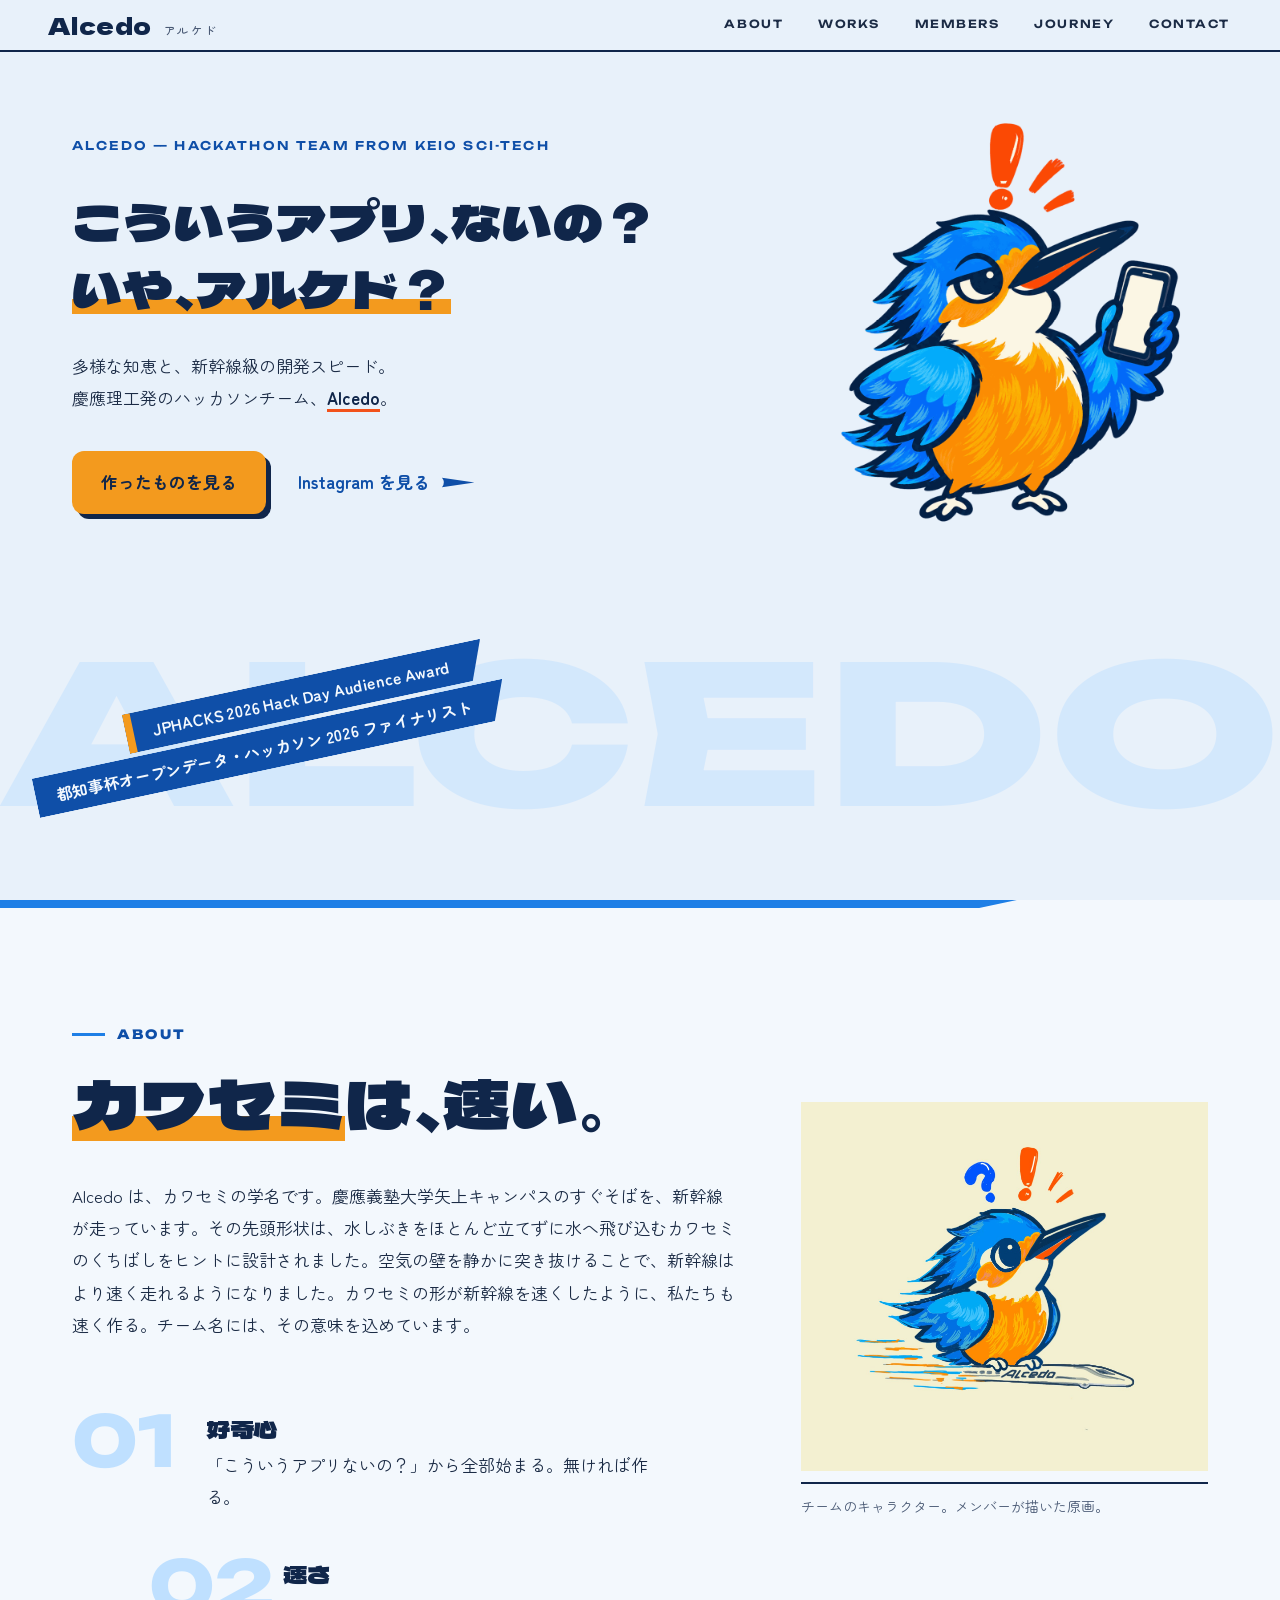
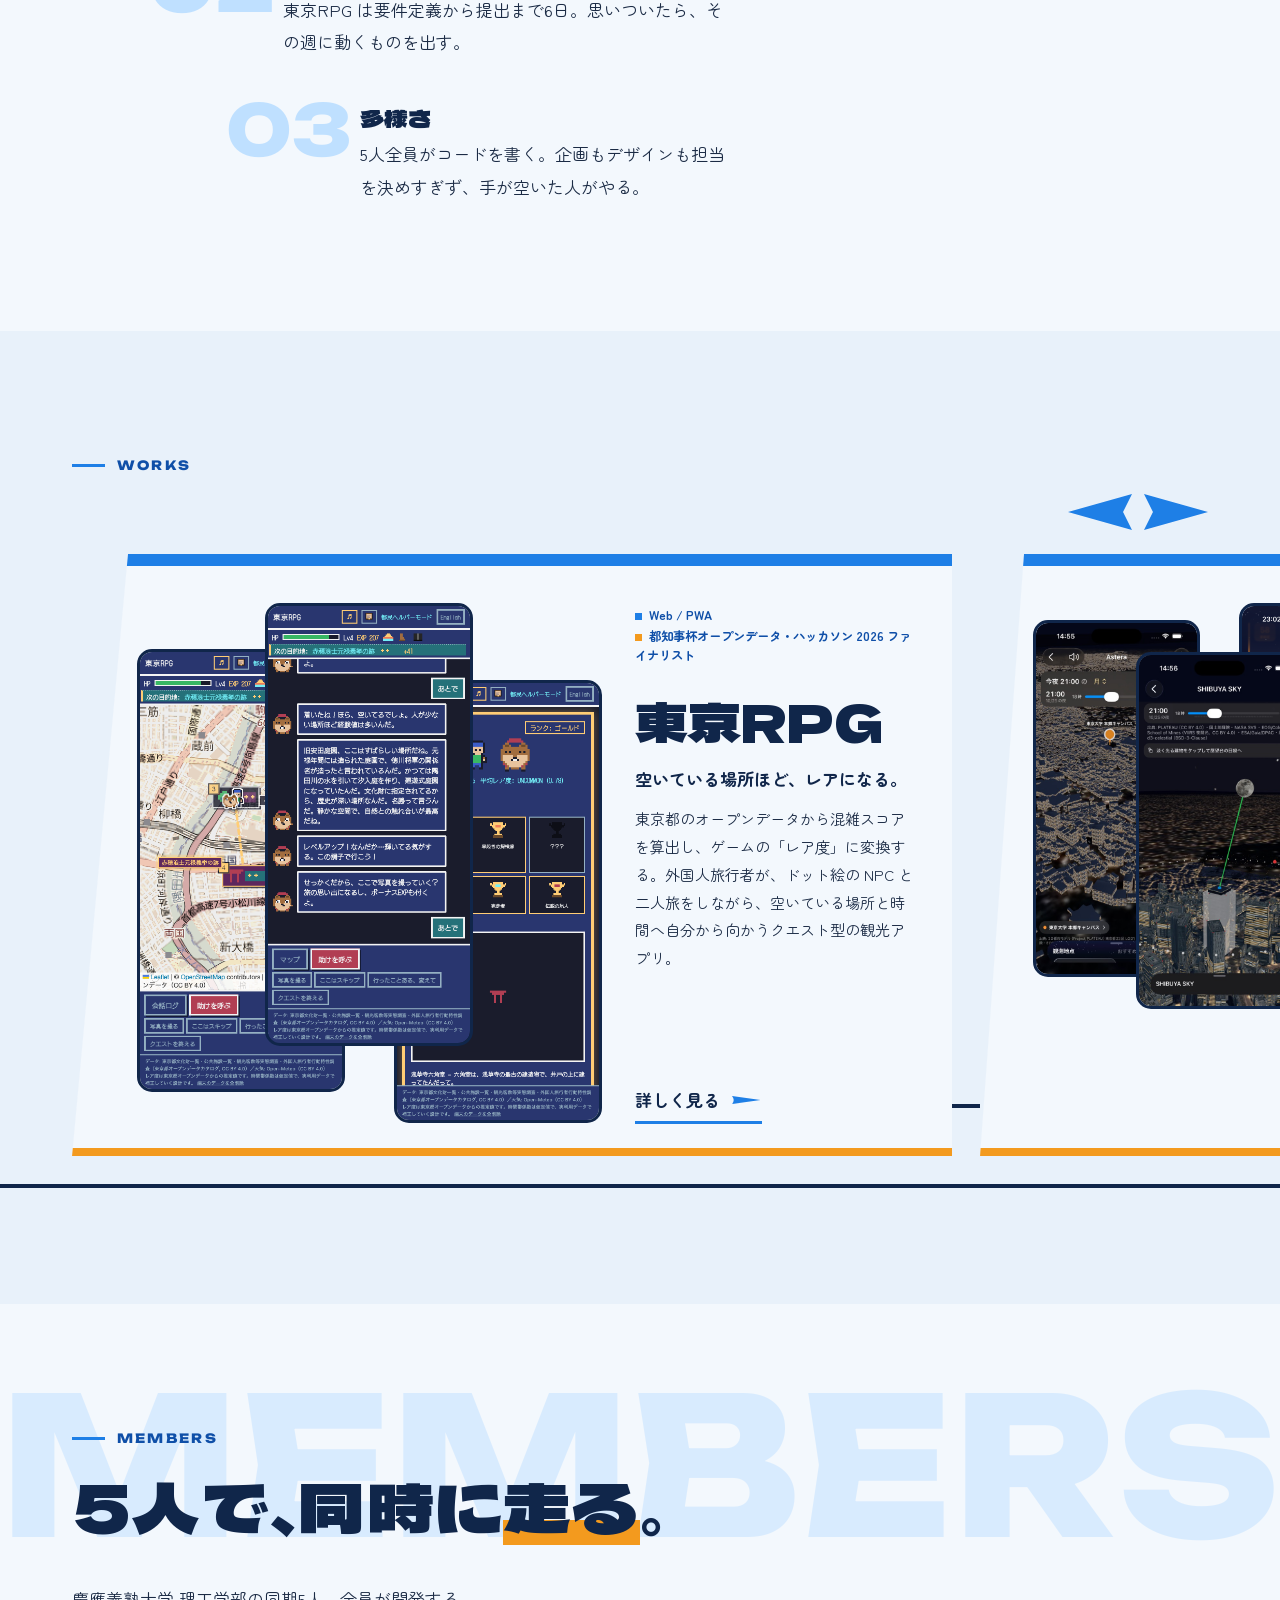
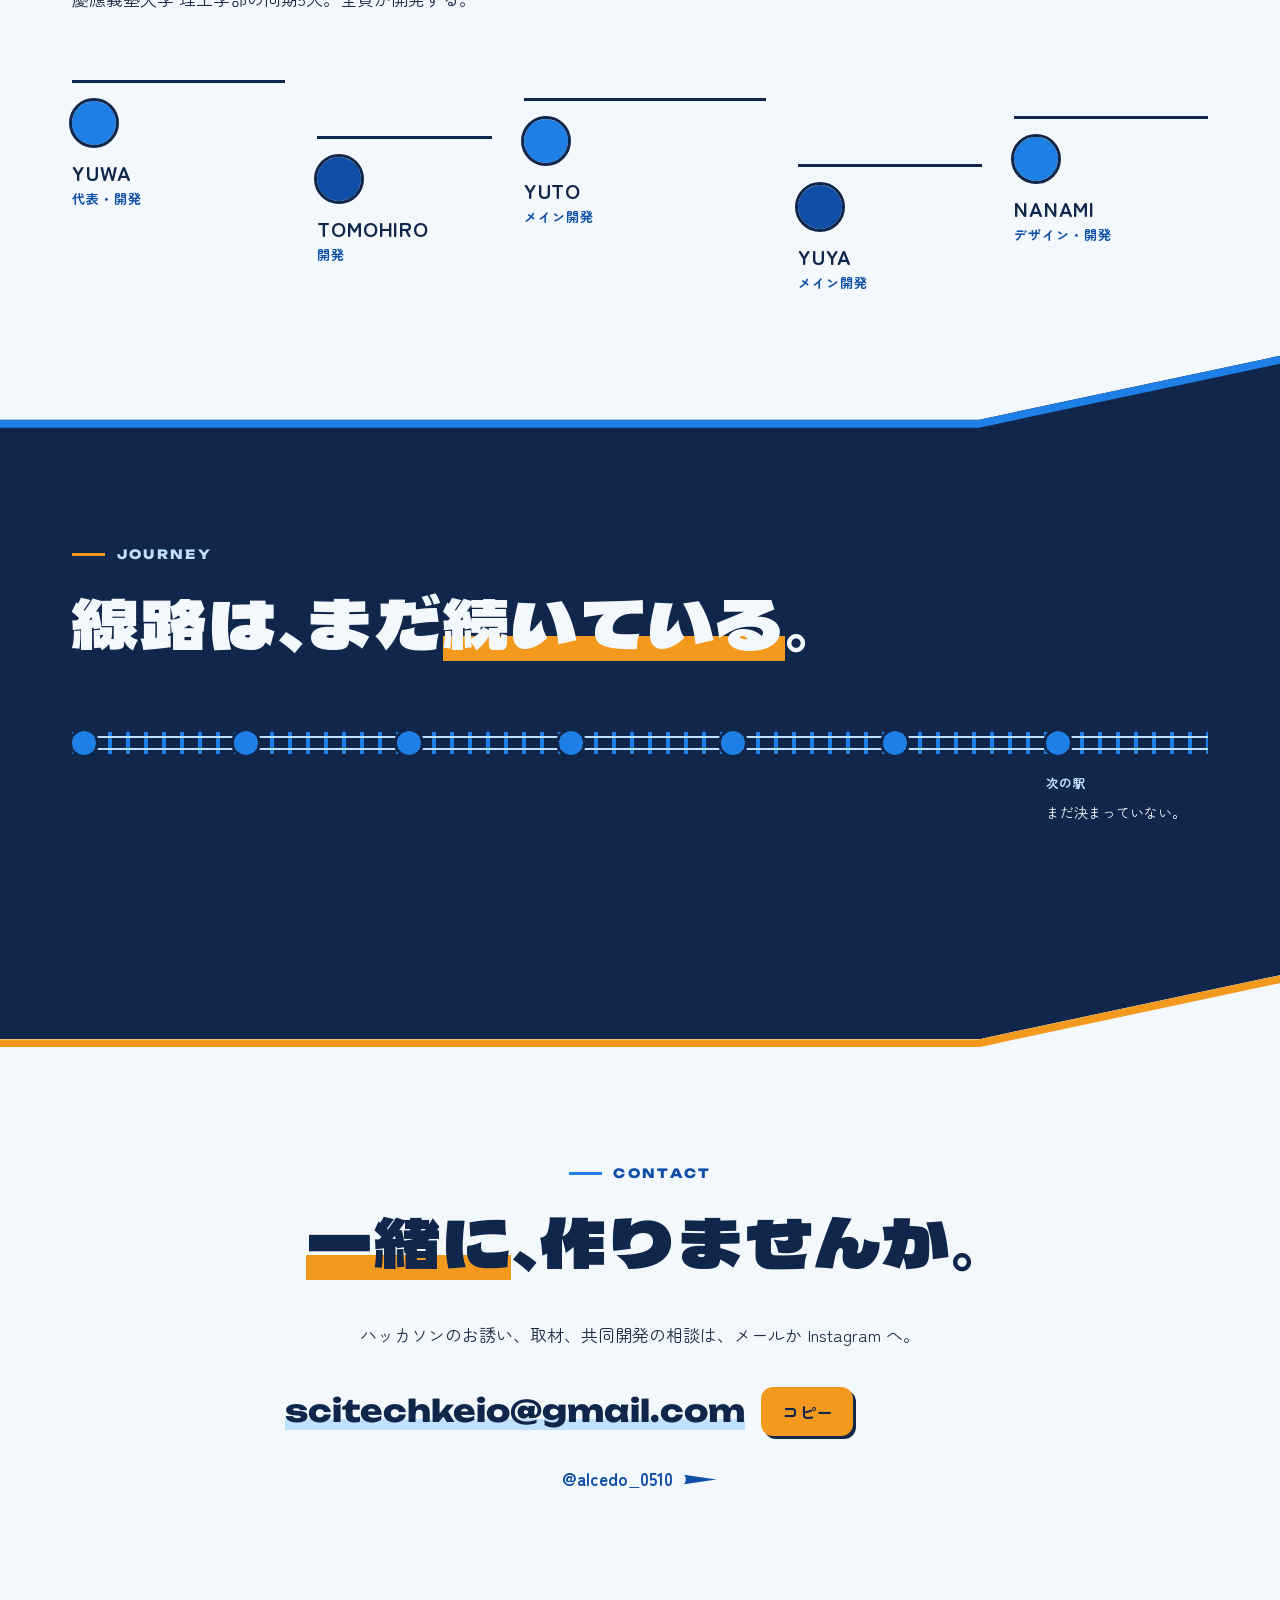
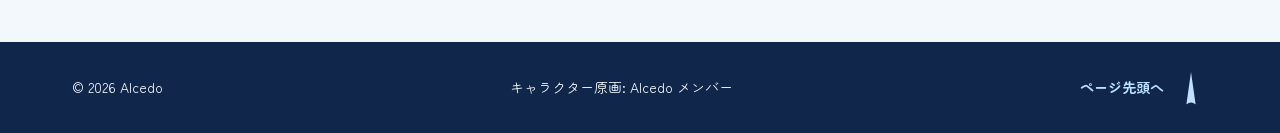
<file: index.html>
<!doctype html>
<html lang="ja">
<head>
  <meta charset="utf-8">
  <meta name="viewport" content="width=device-width, initial-scale=1">
  <title>Alcedo（アルケド）｜慶應理工発ハッカソンチーム</title>
  <meta name="description" content="Alcedo（アルケド）は慶應義塾大学 理工学部の学生5人のハッカソンチーム。都知事杯オープンデータ・ハッカソン 2026 ファイナリスト（東京RPG）、JPHACKS 2026 Hack Day Audience Award（Astera）。多様な知恵と、新幹線級の開発スピード。">
  <link rel="canonical" href="https://alcedo-team.github.io/HP/">
  <meta property="og:type" content="website">
  <meta property="og:site_name" content="Alcedo">
  <meta property="og:locale" content="ja_JP">
  <meta property="og:url" content="https://alcedo-team.github.io/HP/">
  <meta property="og:title" content="Alcedo（アルケド）｜慶應理工発ハッカソンチーム">
  <meta property="og:description" content="多様な知恵と、新幹線級の開発スピード。慶應理工発のハッカソンチーム、Alcedo。">
  <meta property="og:image" content="https://alcedo-team.github.io/HP/assets/char/original.jpg">
  <meta property="og:image:width" content="1600">
  <meta property="og:image:height" content="1451">
  <meta property="og:image:alt" content="Alcedo のキャラクター。新幹線に乗ったカワセミ">
  <meta name="twitter:card" content="summary_large_image">
  <meta name="twitter:title" content="Alcedo（アルケド）｜慶應理工発ハッカソンチーム">
  <meta name="twitter:description" content="多様な知恵と、新幹線級の開発スピード。慶應理工発のハッカソンチーム、Alcedo。">
  <meta name="twitter:image" content="https://alcedo-team.github.io/HP/assets/char/original.jpg">
  <!-- 検索エンジン向けの構造化データ（団体） -->
  <script type="application/ld+json">
  {
    "@context": "https://schema.org",
    "@type": "Organization",
    "name": "Alcedo",
    "alternateName": ["アルケド", "Alcedo（アルケド）"],
    "url": "https://alcedo-team.github.io/HP/",
    "logo": "https://alcedo-team.github.io/HP/assets/char/original.jpg",
    "image": "https://alcedo-team.github.io/HP/assets/char/original.jpg",
    "description": "慶應義塾大学 理工学部の学生5人のハッカソンチーム。都知事杯オープンデータ・ハッカソン 2026 ファイナリスト、JPHACKS 2026 Hack Day Audience Award。",
    "foundingDate": "2026-08-01",
    "sameAs": ["https://www.instagram.com/alcedo_0510/"],
    "parentOrganization": { "@type": "CollegeOrUniversity", "name": "慶應義塾大学 理工学部" }
  }
  </script>
  <link rel="icon" href="assets/favicon.svg" type="image/svg+xml">
  <link rel="preconnect" href="https://fonts.googleapis.com">
  <link rel="preconnect" href="https://fonts.gstatic.com" crossorigin>
  <link rel="stylesheet" href="https://fonts.googleapis.com/css2?family=Dela+Gothic+One&family=Unbounded:wght@600;800&family=Zen+Maru+Gothic:wght@400;500;700&display=swap">
  <link rel="stylesheet" href="css/style.css">
  <script>
    /* JS 有効・動きの抑制設定を最初に判定する。main.js が読めなかったときは演出前提の隠しを解除する */
    (function (d) {
      d.classList.add('js');
      try { if (matchMedia('(prefers-reduced-motion: reduce)').matches) d.classList.add('rm'); } catch (e) {}
      window.addEventListener('load', function () {
        if (!window.__alcedoReady) d.classList.remove('js');
      });
    })(document.documentElement);
  </script>
  <script src="js/data.js" defer></script>
  <script src="js/hero.js" defer></script>
  <script src="js/main.js" defer></script>
</head>
<body>

<!-- 共通パーツ（新幹線・くちばし矢印） -->
<svg class="sprite" aria-hidden="true" focusable="false">
  <defs>
    <g id="g-beak"><path d="M0 2 L42 8 L0 14 Q5 8 0 2 Z"/></g>
  </defs>
</svg>

<!-- 飛翔レイヤー（hero.js が制御。装飾なので読み上げ対象外） -->
<div class="flight" aria-hidden="true">
  <div class="flight__veil"></div>
  <div class="flight__bird" id="flightBird">
    <!-- 原画の画風で生成した飛翔ポーズ。2コマ目（翼を下ろした絵）があれば交互に出して羽ばたかせる -->
    <img class="fb fb--1" src="assets/char/flying.png" alt="" width="1040" height="1040" decoding="async">
    <img class="fb fb--2" src="assets/char/flap.png" alt="" width="1040" height="1040" decoding="async">
  </div>
</div>

<nav class="nav" aria-label="サイト内ナビゲーション">
  <a class="nav__logo" href="#top">Alcedo<span class="nav__kana">アルケド</span></a>
  <div class="nav__links" id="navLinks">
    <a href="#about" data-nav="about">ABOUT</a>
    <a href="#works" data-nav="works">WORKS</a>
    <a href="#members" data-nav="members">MEMBERS</a>
    <a href="#journey" data-nav="journey">JOURNEY</a>
    <a href="#contact" data-nav="contact">CONTACT</a>
    <span class="nav__bar" id="navBar" aria-hidden="true"></span>
  </div>
</nav>

<main>
  <!-- Hero -->
  <section class="hero" id="top">
    <div class="hero__bg" aria-hidden="true"><svg viewBox="0 0 1000 150" preserveAspectRatio="none" focusable="false"><text x="0" y="142" textLength="1000" lengthAdjust="spacingAndGlyphs">ALCEDO</text></svg></div>
    <div class="wrap hero__grid">
      <div class="hero__text">
        <p class="hero__eyebrow" data-reveal data-hero>ALCEDO — HACKATHON TEAM FROM KEIO SCI-TECH</p>
        <h1 class="hero__title">
          <span class="hero__l1" data-split data-hero="l1">こういうアプリ、ないの？</span>
          <span class="hero__l2" data-split data-hero="l2">いや、アルケド？</span>
        </h1>
        <p class="hero__lead" data-reveal data-hero><span class="nb">多様な知恵と、新幹線級の開発スピード。</span><br><span class="nb">慶應理工発のハッカソンチーム、<em class="mark">Alcedo</em>。</span></p>
        <div class="hero__cta" data-reveal data-hero>
          <a class="btn" href="#works">作ったものを見る</a>
          <a class="link-beak" href="https://www.instagram.com/alcedo_0510/" target="_blank" rel="noopener">Instagram を見る<svg viewBox="0 0 44 16" aria-hidden="true"><use href="#g-beak"/></svg></a>
        </div>
      </div>
      <div class="hero__char" id="heroChar">
        <img class="char char--q" src="assets/char/question.png" width="1254" height="1254" alt="首をかしげるカワセミ。頭の上に「？」が出ている。">
        <img class="char char--e" src="assets/char/exclaim.png" width="1254" height="1254" alt="スマートフォンを手にしたカワセミ。頭の上に「！」が出ている。">
      </div>
    </div>
    <div class="hero__tapes" data-reveal data-hero>
      <p class="tape tape--1">都知事杯オープンデータ・ハッカソン 2026 ファイナリスト</p>
      <p class="tape tape--2">JPHACKS 2026 Hack Day Audience Award</p>
    </div>
  </section>

  <div class="lane" data-lane aria-hidden="true"><i class="lane__probe"></i><img class="train" src="assets/char/train-side.png" width="900" height="163" alt="" decoding="async"></div>

  <!-- About -->
  <section class="sec cut cut--about" id="about" aria-labelledby="about-h">
    <div class="wrap">
      <p class="label" data-reveal>ABOUT</p>
      <div class="about__grid">
        <div class="about__main">
          <h2 class="title" id="about-h" data-split><span class="mk">カワセミ</span>は、速い。</h2>
          <p class="about__body" data-reveal>Alcedo は、カワセミの学名です。慶應義塾大学矢上キャンパスのすぐそばを、新幹線が走っています。その先頭形状は、水しぶきをほとんど立てずに水へ飛び込むカワセミのくちばしをヒントに設計されました。空気の壁を静かに突き抜けることで、新幹線はより速く走れるようになりました。カワセミの形が新幹線を速くしたように、私たちも速く作る。チーム名には、その意味を込めています。</p>
          <ol class="pillars">
            <li class="pillar pillar--1" data-reveal><span class="pillar__no" aria-hidden="true">01</span><h3>好奇心</h3><p>「こういうアプリないの？」から全部始まる。無ければ作る。</p></li>
            <li class="pillar pillar--2" data-reveal><span class="pillar__no" aria-hidden="true">02</span><h3>速さ</h3><p>東京RPG は要件定義から提出まで6日。思いついたら、その週に動くものを出す。</p></li>
            <li class="pillar pillar--3" data-reveal><span class="pillar__no" aria-hidden="true">03</span><h3>多様さ</h3><p>5人全員がコードを書く。企画もデザインも担当を決めすぎず、手が空いた人がやる。</p></li>
          </ol>
        </div>
        <figure class="about__fig" data-reveal>
          <img src="assets/char/original.jpg" width="1600" height="1451" loading="lazy" alt="青い羽と橙の胸のカワセミが、新幹線の上で首をかしげている原画。頭の上に「？」と「！」が並ぶ。">
          <figcaption>チームのキャラクター。メンバーが描いた原画。</figcaption>
        </figure>
      </div>
    </div>
  </section>

  <!-- Works -->
  <section class="sec works" id="works" aria-labelledby="works-h">
    <div class="wrap">
      <p class="label" data-reveal>WORKS</p>
      <h2 class="sr-only" id="works-h">Works</h2>
    </div>
    <div class="works__ctrl wrap">
      <button class="beak-btn beak-btn--prev" type="button" id="worksPrev" aria-label="前の車両へ"><svg viewBox="0 0 44 16" aria-hidden="true"><use href="#g-beak"/></svg></button>
      <button class="beak-btn" type="button" id="worksNext" aria-label="次の車両へ"><svg viewBox="0 0 44 16" aria-hidden="true"><use href="#g-beak"/></svg></button>
    </div>
    <div class="track" id="track" tabindex="0" role="region" aria-label="作品（← → キーで車両を移動）">
      <article class="car car--1" id="car-tokyo-rpg" data-work="tokyo-rpg">
        <div class="car__grid">
          <div class="shots shots--1" data-reveal>
            <img class="shot shot--a" src="assets/works/tokyo-rpg-map.png" width="390" height="844" loading="lazy" alt="東京RPG のマップ画面。">
            <img class="shot shot--b" src="assets/works/tokyo-rpg-chat.png" width="390" height="844" loading="lazy" alt="東京RPG で NPC と会話している画面。">
            <img class="shot shot--c" src="assets/works/tokyo-rpg-card.png" width="390" height="844" loading="lazy" alt="東京RPG のレア度カード画面。">
          </div>
          <div class="car__text">
            <p class="car__tags"><span>Web / PWA</span><span>都知事杯オープンデータ・ハッカソン 2026 ファイナリスト</span></p>
            <h3 class="car__name">東京RPG</h3>
            <p class="car__catch">空いている場所ほど、レアになる。</p>
            <p class="car__desc">東京都のオープンデータから混雑スコアを算出し、ゲームの「レア度」に変換する。外国人旅行者が、ドット絵の NPC と二人旅をしながら、空いている場所と時間へ自分から向かうクエスト型の観光アプリ。</p>
            <button class="more" type="button" aria-expanded="false" aria-controls="detail-tokyo-rpg"><span class="more__t">詳しく見る</span><svg viewBox="0 0 44 16" aria-hidden="true"><use href="#g-beak"/></svg></button>
          </div>
        </div>
        <div class="car__detail" id="detail-tokyo-rpg"><div class="car__detail-in">
          <div class="stats" data-stats="tokyo-rpg"></div>
          <p class="tech">TypeScript / Vite / Leaflet / Cloudflare Workers + D1 + Workers AI / PWA</p>
          <p class="links">
            <a class="link-beak" href="https://tokyo-rpg.keio-sci-tech.workers.dev" target="_blank" rel="noopener">本番<svg viewBox="0 0 44 16" aria-hidden="true"><use href="#g-beak"/></svg></a>
          </p>
        </div></div>
      </article>

      <span class="coupler" aria-hidden="true"></span>

      <article class="car car--2" id="car-astera" data-work="astera">
        <div class="car__grid">
          <div class="shots shots--2" data-reveal>
            <img class="shot shot--a" src="assets/works/astera-home.jpg" width="500" height="1087" loading="lazy" alt="Astera のホーム画面。">
            <img class="shot shot--b" src="assets/works/astera-detail.jpg" width="500" height="1087" loading="lazy" alt="Astera の観測地点の詳細画面。">
            <img class="shot shot--c" src="assets/works/astera-list.png" width="1206" height="2622" loading="lazy" alt="Astera の観測地点の一覧画面。">
          </div>
          <div class="car__text">
            <p class="car__tags"><span>iOS</span><span>JPHACKS 2026 Hack Day Audience Award</span></p>
            <h3 class="car__name">Astera</h3>
            <p class="car__catch">今夜、どこへ行けば、どんな星空が見えるのか。</p>
            <p class="car__desc">観測者の目の高さ、PLATEAU の 3D 都市モデル、天体の位置計算を組み合わせ、「この場所・この時刻に、その天体が建物に隠れず見えるか」を計算して、東京23区の観測地点を推薦する iPhone アプリ。地上では月がビルに隠れ、展望台では見える、を 3D で示す。</p>
            <button class="more" type="button" aria-expanded="false" aria-controls="detail-astera"><span class="more__t">詳しく見る</span><svg viewBox="0 0 44 16" aria-hidden="true"><use href="#g-beak"/></svg></button>
          </div>
        </div>
        <div class="car__detail" id="detail-astera"><div class="car__detail-in">
          <div class="stats" data-stats="astera"></div>
          <p class="tech">Swift / SwiftUI / RealityKit / MapKit / PLATEAU / Open-Meteo / VIIRS</p>
          <p class="links">
            <a class="link-beak" href="https://github.com/jphacks/tkb_2635" target="_blank" rel="noopener">GitHub<svg viewBox="0 0 44 16" aria-hidden="true"><use href="#g-beak"/></svg></a>
          </p>
          <!-- 紹介動画（Instagram 用の 20 秒版を 720p に圧縮して自前配信。再生するまで読み込まない） -->
          <video class="video" controls playsinline preload="none" poster="assets/works/astera-intro-poster.jpg" width="1280" height="720" aria-label="Astera 紹介動画（20秒）">
            <source src="assets/works/astera-intro.mp4" type="video/mp4">
            動画を再生できない場合は、<a href="assets/works/astera-intro.mp4">動画ファイル</a>を開いてください。
          </video>
        </div></div>
      </article>
    </div>
  </section>

  <!-- Members -->
  <section class="sec members" id="members" aria-labelledby="members-h">
    <div class="members__bg" aria-hidden="true"><svg viewBox="0 0 1000 150" preserveAspectRatio="none" focusable="false"><text x="0" y="142" textLength="1000" lengthAdjust="spacingAndGlyphs">MEMBERS</text></svg></div>
    <div class="wrap">
      <p class="label" data-reveal>MEMBERS</p>
      <h2 class="title" id="members-h" data-split>5人で、同時に<span class="mk">走る</span>。</h2>
      <p class="members__lead" data-reveal>慶應義塾大学 理工学部の同期5人。全員が開発する。</p>
      <ul class="member-list" id="memberList"></ul>
    </div>
  </section>

  <div class="lane" data-lane aria-hidden="true"><i class="lane__probe"></i><img class="train" src="assets/char/train-side.png" width="900" height="163" alt="" decoding="async"></div>

  <!-- Journey -->
  <section class="sec cut cut--journey journey" id="journey" aria-labelledby="journey-h">
    <div class="wrap">
      <p class="label" data-reveal>JOURNEY</p>
      <h2 class="title" id="journey-h" data-split>線路は、まだ<span class="mk">続いている</span>。</h2>
      <div class="jtrack" id="jtrack">
        <div class="rail" aria-hidden="true">
          <svg class="rail__h" width="100%" height="24" focusable="false"><line class="rail__sleepers" x1="0" y1="12" x2="100%" y2="12"/><line class="rail__line" x1="0" y1="6" x2="100%" y2="6"/><line class="rail__line" x1="0" y1="18" x2="100%" y2="18"/></svg>
          <svg class="rail__v" width="24" height="100%" focusable="false"><line class="rail__sleepers" x1="12" y1="0" x2="12" y2="100%"/><line class="rail__line" x1="6" y1="0" x2="6" y2="100%"/><line class="rail__line" x1="18" y1="0" x2="18" y2="100%"/></svg>
        </div>
        <img class="train train--j" id="jtrain" src="assets/char/train-side.png" width="900" height="163" alt="" aria-hidden="true" decoding="async">
        <ol class="stations" id="stations"></ol>
      </div>
    </div>
  </section>

  <div class="lane" data-lane aria-hidden="true"><i class="lane__probe"></i><img class="train" src="assets/char/train-side.png" width="900" height="163" alt="" decoding="async"></div>

  <!-- Contact -->
  <section class="sec cut cut--contact contact" id="contact" aria-labelledby="contact-h">
    <div class="wrap contact__in">
      <p class="label" data-reveal>CONTACT</p>
      <h2 class="title" id="contact-h" data-split><span class="mk">一緒に</span>、作りませんか。</h2>
      <p class="contact__lead" data-reveal>ハッカソンのお誘い、取材、共同開発の相談は、メールか Instagram へ。</p>
      <div class="contact__links" data-reveal>
        <div class="mailrow">
          <a class="mail" id="mailLink" href="#contact" hidden></a>
          <button class="copy" id="mailCopy" type="button" hidden>コピー</button>
          <span class="copied" id="mailStatus" role="status" aria-live="polite"></span>
        </div>
        <a class="link-beak" href="https://www.instagram.com/alcedo_0510/" target="_blank" rel="noopener">@alcedo_0510<svg viewBox="0 0 44 16" aria-hidden="true"><use href="#g-beak"/></svg></a>
        <noscript><p>JavaScript を有効にするとメールアドレスが表示されます。Instagram からもご連絡いただけます。</p></noscript>
      </div>
    </div>
  </section>
</main>

<footer class="footer">
  <div class="wrap footer__in">
    <p>© 2026 Alcedo</p>
    <p>キャラクター原画: Alcedo メンバー</p>
    <a class="link-beak link-beak--up" href="#top">ページ先頭へ<svg viewBox="0 0 44 16" aria-hidden="true"><use href="#g-beak"/></svg></a>
  </div>
</footer>

</body>
</html>
</file>
<file: css/style.css>
/* ===== 変数 ===== */
:root {
  --blue: #1E7FE6;
  --blue-deep: #0F4FA8;
  --blue-pale: #BFE0FF;
  --orange: #F39A1E;
  --orange-deep: #F2521B;
  --cream: #E8F1FA;   /* 地。薄い水色（名前は歴史的にクリームのまま。クリーム地は生成サイトの定番に見えるため変更） */
  --cream-2: #F3F8FD; /* 地の明るい側 */
  --navy: #10264A;
  --ink: #1B2B45;
  --ink-soft: #4A5A75;

  --font-display: "Dela Gothic One", "Zen Maru Gothic", sans-serif;
  --font-body: "Zen Maru Gothic", "Hiragino Maru Gothic ProN", sans-serif;
  --font-en: "Unbounded", "Zen Maru Gothic", sans-serif;

  --wrap: 1232px;
  --gutter: clamp(16px, 5vw, 48px);
  --cut: clamp(36px, 5vw, 72px);
  --run: calc(var(--cut) * 4.7); /* 12° の斜面の水平長（cut / tan12°） */
  --nav-h: 52px;
}

/* ===== リセット ===== */
*, *::before, *::after { box-sizing: border-box; }
html { scroll-padding-top: var(--nav-h); -webkit-text-size-adjust: 100%; }
html:not(.rm) { scroll-behavior: smooth; }
body {
  margin: 0;
  background: var(--cream);
  color: var(--ink);
  font: 400 1.0625rem/1.9 var(--font-body);
  overflow-x: clip;
}
img, svg { display: block; max-width: 100%; }
h1, h2, h3, p, ol, ul, figure { margin: 0; padding: 0; }
ol, ul { list-style: none; }
a { color: inherit; }
button { font: inherit; color: inherit; cursor: pointer; }
.sr-only { position: absolute; width: 1px; height: 1px; overflow: hidden; clip: rect(0 0 0 0); white-space: nowrap; }
.sprite { position: absolute; width: 0; height: 0; overflow: hidden; }
:focus-visible { outline: 3px solid var(--orange-deep); outline-offset: 3px; }
.journey :focus-visible { outline-color: var(--orange); }

/* ===== 共通部品 ===== */
.wrap { max-width: var(--wrap); margin-inline: auto; padding-inline: var(--gutter); position: relative; }
.sec { position: relative; padding-block: clamp(72px, 10vw, 140px); }
.label {
  display: flex; align-items: center; gap: .9em;
  font: 800 .8rem/1 var(--font-en); letter-spacing: .18em; color: var(--blue-deep);
  margin-bottom: 1.4rem;
}
.label::before { content: ""; width: 2.6em; height: 3px; background: var(--blue); }
.title {
  font: 400 clamp(2.2rem, 5.2vw, 4.8rem)/1.15 var(--font-display);
  letter-spacing: .02em; color: var(--navy); margin-bottom: .6em;
  text-wrap: balance;
}
.mk { background: linear-gradient(transparent 66%, var(--orange) 66%, var(--orange) 92%, transparent 92%); }

.btn {
  display: inline-block; text-decoration: none; font-weight: 700;
  background: var(--orange); color: var(--navy);
  padding: .9em 1.7em; border-radius: 12px;
  box-shadow: 5px 5px 0 var(--navy);
  transition: transform .15s, box-shadow .15s;
}
.btn:hover { transform: translate(2px, 2px); box-shadow: 3px 3px 0 var(--navy); }

.link-beak { display: inline-flex; align-items: center; gap: .7em; font-weight: 700; text-decoration: none; color: var(--blue-deep); padding-block: .3em; }
.link-beak svg { width: 34px; height: 13px; fill: currentColor; transition: transform .2s; }
.link-beak:hover { color: var(--navy); }
.link-beak:hover svg { transform: translateX(5px); }
.link-beak--up svg { transform: rotate(-90deg); }
.link-beak--up:hover svg { transform: rotate(-90deg) translateX(5px); }
.journey .link-beak { color: var(--blue-pale); }

/* 出現演出（JS 有効かつ動き抑制なしのときだけ隠す） */
.js:not(.rm) [data-reveal] { opacity: 0; transform: translateY(16px); transition: opacity .6s ease, transform .6s ease; transition-delay: calc(var(--d, 0) * 60ms); }
.js:not(.rm) [data-reveal].is-in { opacity: 1; transform: none; }
.ch { display: inline-block; white-space: pre; }
.js:not(.rm) [data-split] .ch { opacity: 0; transform: translateY(.35em); transition: opacity .4s ease, transform .4s ease; transition-delay: calc(var(--i) * 30ms); }
.js:not(.rm) [data-split].is-in .ch { opacity: 1; transform: none; }
.js:not(.rm) .hero__l2.is-in .ch { transform: none; }
.js:not(.rm) .hero__l2 .ch { transform: translateY(12px); }
.js:not(.rm) .hero__l2.is-in .ch { transition-delay: calc(var(--i) * 25ms); }

/* ===== ナビ ===== */
.nav {
  position: fixed; inset: 0 0 auto 0; height: var(--nav-h); z-index: 50;
  display: flex; align-items: center; justify-content: space-between; gap: 16px;
  padding-inline: var(--gutter);
  background: var(--cream); border-bottom: 2px solid var(--navy);
}
.nav__logo { display: inline-flex; align-items: baseline; gap: .5em; font: 400 1.5rem/1 var(--font-display); text-decoration: none; color: var(--navy); flex: none; letter-spacing: .02em; }
/* 読み方。英字だけでは読めないので、ロゴの横に小さく添える */
.nav__kana { font: 500 .72rem/1 var(--font-body); letter-spacing: .12em; color: var(--ink-soft); }
.nav__links { position: relative; display: flex; gap: clamp(14px, 2.4vw, 32px); height: 100%; align-items: center; overflow-x: auto; scrollbar-width: none; }
.nav__links::-webkit-scrollbar { display: none; }
.nav__links a { font: 600 .7rem/1 var(--font-en); letter-spacing: .14em; text-decoration: none; color: var(--ink); padding: 8px 2px; white-space: nowrap; }
.nav__links a:hover { color: var(--blue); }
.nav__bar { position: absolute; bottom: 0; left: 0; width: 0; height: 4px; background: var(--blue); transition: left .3s ease, width .3s ease, opacity .2s; opacity: 0; }

/* ===== Hero ===== */
.hero {
  position: relative; overflow-x: clip; z-index: 1;
  min-height: 100svh;
  padding: calc(var(--nav-h) + clamp(28px, 5vw, 64px)) 0 calc(var(--cut) + clamp(150px, 16vw, 230px));
  background: var(--cream);
}
/* 背景の英字は SVG の textLength で画面幅ぴったりに収める（右端の文字が切れない） */
.hero__bg {
  position: absolute; left: 0; right: 0; bottom: calc(var(--cut) + 20px);
  opacity: .5; pointer-events: none; user-select: none;
}
.hero__bg svg, .members__bg svg { display: block; width: 100%; height: auto; overflow: visible; }
.hero__bg text, .members__bg text { font: 800 150px var(--font-en); fill: var(--blue-pale); }
.hero__grid { display: grid; grid-template-columns: minmax(0, 62fr) minmax(0, 38fr); gap: clamp(16px, 3vw, 48px); align-items: center; z-index: 1; }
.hero__eyebrow { font: 600 clamp(.6rem, 1.4vw, .75rem)/1.6 var(--font-en); letter-spacing: .18em; color: var(--blue-deep); margin-bottom: clamp(20px, 3vw, 36px); }
.hero__title { font: 400 clamp(1.65rem, 3.9vw, 3.3rem)/1.2 var(--font-display); letter-spacing: .02em; color: var(--navy); }
.hero__l1, .hero__l2 { display: block; white-space: nowrap; }
.hero__l2 { margin-top: .15em; }
.hero__l2 > .ch { background: linear-gradient(transparent 68%, var(--orange) 68%, var(--orange) 94%, transparent 94%); }
.hero__lead { margin-top: clamp(20px, 3vw, 32px); max-width: 32em; color: var(--ink); }
.hero__lead .nb { display: inline-block; } /* 文の途中で折り返さない（収まらなければ文ごと次の行へ） */
.hero__lead .mark { font-style: normal; font-weight: 700; color: var(--navy); text-decoration: underline; text-decoration-color: var(--orange-deep); text-decoration-thickness: 3px; text-underline-offset: .22em; }
.hero__cta { margin-top: clamp(24px, 3vw, 36px); display: flex; flex-wrap: wrap; align-items: center; gap: 20px 32px; }

.hero__char { position: relative; width: min(100%, 520px); aspect-ratio: 1; justify-self: end; }
.char { position: absolute; inset: 0; width: 100%; height: 100%; object-fit: contain; transition: opacity .35s ease; }
.char--q { opacity: 0; }
.js:not(.rm) .char--e { opacity: 0; }
.js:not(.rm) .hero.is-land:not(.is-e) .char--q { opacity: 1; }
.js:not(.rm) .hero.is-e .char--e { opacity: 1; }
.img-failed { visibility: hidden; }

/* 「？」「！」は画像に含まれる。着地・切り替えでキャラ全体を弾ませる */
.js:not(.rm) .hero.is-land:not(.is-e) .char--q { animation: pop .5s cubic-bezier(.3, 1.4, .5, 1) both; transform-origin: 50% 90%; }
.js:not(.rm) .hero.is-e .char--e { animation: pop .5s cubic-bezier(.3, 1.4, .5, 1) both; transform-origin: 50% 90%; }
@keyframes pop { 0% { transform: scale(.82); } 70% { transform: scale(1.06); } 100% { transform: scale(1); } }

.hero__tapes { position: absolute; left: 0; bottom: calc(var(--cut) + 18px); z-index: 2; width: 100%; height: clamp(120px, 14vw, 190px); pointer-events: none; }
.tape {
  position: absolute; left: calc(var(--gutter) - 8px);
  background: var(--blue-deep); color: var(--cream-2);
  font-weight: 700; font-size: clamp(.78rem, 1.4vw, 1rem); line-height: 1.4; white-space: nowrap;
  padding: .55em 2.2em .55em 1.3em;
  clip-path: polygon(0 0, 100% 0, calc(100% - 1em) 100%, 0 100%);
  transform: rotate(-12deg); transform-origin: left bottom;
}
.tape--1 { bottom: 0; }
.tape--2 { bottom: 0; margin-left: clamp(36px, 7vw, 100px); margin-bottom: clamp(38px, 5vw, 64px); box-shadow: inset 8px 0 0 var(--orange); padding-left: 1.7em; }

/* ===== 斜めの境目（先頭形状 12°）===== */
.cut {
  margin-top: calc(var(--cut) * -1);
  padding-top: calc(var(--cut) + clamp(72px, 10vw, 140px));
  clip-path: polygon(0 var(--cut), calc(100% - var(--run)) var(--cut), 100% 0, 100% 100%, 0 100%);
}
.cut::before {
  content: ""; position: absolute; inset: 0 0 auto 0; height: calc(var(--cut) + 8px);
  background: var(--edge, transparent);
  clip-path: polygon(0 var(--cut), calc(100% - var(--run)) var(--cut), 100% 0, 100% 8px, calc(100% - var(--run)) calc(var(--cut) + 8px), 0 calc(var(--cut) + 8px));
}
.cut--about { background: var(--cream-2); --edge: var(--blue); }
.cut--journey { background: var(--navy); --edge: var(--blue); }
.cut--contact { background: var(--cream-2); --edge: var(--orange); }

.lane { position: relative; height: 0; z-index: 3; pointer-events: none; overflow-x: clip; }
.lane__probe { position: absolute; left: 0; top: 0; width: 0; height: var(--cut); }
.train { position: absolute; left: 0; top: 0; width: clamp(150px, 19vw, 270px); height: auto; will-change: transform; overflow: visible; }
.js:not(.rm) .lane .train { opacity: 0; }
.rm .lane { height: 0; }
.rm .lane .train { display: none; }

/* ===== About ===== */
.about__grid { display: grid; grid-template-columns: minmax(0, 62fr) minmax(0, 38fr); gap: clamp(24px, 5vw, 72px); align-items: start; }
.about__body { max-width: 760px; }
.pillars { margin-top: clamp(40px, 6vw, 72px); display: flex; flex-direction: column; gap: clamp(28px, 4vw, 44px); }
.pillar { position: relative; padding: 0 0 0 clamp(80px, 10.5vw, 140px); max-width: 600px; }
.pillar--2 { margin-left: clamp(0px, 6vw, 88px); }
.pillar--3 { margin-left: clamp(0px, 12vw, 176px); }
.pillar__no { position: absolute; left: 0; top: -.1em; font: 800 clamp(2.6rem, 6vw, 4.4rem)/1 var(--font-en); color: var(--blue-pale); }
.pillar h3 { font: 400 1.5rem/1.3 var(--font-display); color: var(--navy); margin-bottom: .2em; position: relative; }
.pillar p { position: relative; }
.about__fig { margin-top: clamp(0px, 3vw, 40px); }
.about__fig img { width: 100%; height: auto; }
.about__fig figcaption { margin-top: .8em; font-size: .875rem; color: var(--ink-soft); border-top: 2px solid var(--navy); padding-top: .6em; }

/* ===== Works ===== */
.works { background: var(--cream); padding-bottom: clamp(72px, 9vw, 120px); }
.works__ctrl { display: flex; justify-content: flex-end; gap: 12px; margin-bottom: 12px; }
.beak-btn { background: var(--blue); border: 0; width: 64px; height: 36px; padding: 0 12px; clip-path: polygon(0 0, 100% 50%, 0 100%, 14% 50%); display: grid; place-items: center; color: var(--cream-2); transition: background .15s; }
.beak-btn:hover { background: var(--blue-deep); }
.beak-btn svg { display: none; }
.beak-btn--prev { transform: scaleX(-1); }
.beak-btn:focus-visible { outline-offset: 4px; }

.track {
  display: flex; align-items: stretch; gap: 0; /* 車両の上下の縁をそろえる */
  overflow-x: auto; scroll-snap-type: x mandatory;
  padding: 12px max(var(--gutter), calc((100% - var(--wrap)) / 2 + var(--gutter))) 28px;
  scroll-padding-inline: max(var(--gutter), calc((100% - var(--wrap)) / 2 + var(--gutter)));
  border-bottom: 4px solid var(--navy);
  scrollbar-width: thin; scrollbar-color: var(--blue) transparent;
}
.car { flex: none; scroll-snap-align: start; position: relative; background: var(--cream-2); border-top: 12px solid var(--blue); border-bottom: 8px solid var(--orange); --nose: 56px; clip-path: polygon(var(--nose) 0, 100% 0, 100% 100%, 0 100%); transition: opacity .3s; }
.car--1 { width: min(880px, 86vw); }
.car--2 { width: min(720px, 80vw); --nose: 44px; }
.coupler { flex: none; align-self: flex-end; width: 28px; height: 4px; background: var(--navy); margin-bottom: 48px; }
.track.has-open { align-items: flex-start; } /* 展開中は開いた車両だけが伸びる */
.track.has-open .car:not(.is-open) { opacity: .5; }
.car { display: flex; flex-direction: column; }
.car__grid { flex: 1 0 auto; display: grid; grid-template-columns: minmax(0, 62fr) minmax(0, 38fr); gap: clamp(16px, 3vw, 36px); padding: clamp(24px, 4vw, 40px) clamp(20px, 3vw, 36px) 24px calc(var(--nose) + 12px); }
.shots { position: relative; aspect-ratio: 1 / 1.12; }
.shot { position: absolute; width: 44%; height: auto; border-radius: 12px; outline: 3px solid var(--navy); background: var(--navy); }
.shot--a { left: 0; top: 9%; z-index: 1; }
.shot--b { left: 28%; top: 0; z-index: 3; }
.shot--c { left: 56%; top: 15%; z-index: 2; }
.shots--2 .shot--a { top: 4%; } .shots--2 .shot--b { top: 12%; } .shots--2 .shot--c { top: 0; }
.car__tags { display: flex; flex-direction: column; gap: 2px; font-size: .78rem; font-weight: 700; color: var(--blue-deep); line-height: 1.5; }
.car__tags span::before { content: ""; display: inline-block; width: .55em; height: .55em; background: var(--blue); margin-right: .6em; }
.car__tags span + span::before { background: var(--orange); }
.car__name { font: 400 clamp(2rem, 4.4vw, 3.3rem)/1.1 var(--font-display); color: var(--navy); margin: .5em 0 .3em; }
.car--2 .car__name { font-size: clamp(1.8rem, 3.6vw, 2.6rem); }
.car__catch { font-weight: 700; line-height: 1.6; color: var(--navy); margin-bottom: .8em; }
.car__desc { font-size: .9375rem; line-height: 1.85; }
/* 文字の列を縦の flex にし、「詳しく見る」を車両の下端にそろえる */
.car__text { display: flex; flex-direction: column; align-items: flex-start; }
.car__desc { margin-bottom: 1.2em; }
.more { margin-top: auto; display: inline-flex; align-items: center; gap: .7em; background: none; border: 0; border-bottom: 3px solid var(--blue); padding: .3em 0; font-weight: 700; color: var(--navy); }
.more svg { width: 30px; height: 12px; fill: var(--blue); transition: transform .3s; }
.more[aria-expanded="true"] svg { transform: rotate(90deg); }
.car__detail { display: grid; grid-template-rows: 0fr; visibility: hidden; transition: grid-template-rows .45s ease, visibility .45s; }
.car.is-open .car__detail { grid-template-rows: 1fr; visibility: visible; }
.car__detail-in { overflow: hidden; min-height: 0; padding-inline: clamp(20px, 3vw, 36px) clamp(20px, 3vw, 36px); padding-left: calc(var(--nose) + 12px); }
.stats { display: flex; flex-wrap: wrap; gap: 20px clamp(24px, 5vw, 64px); padding-top: 20px; border-top: 2px solid var(--navy); }
.stat:nth-child(2) { margin-top: 14px; }
.stat__num { font: 800 clamp(2.2rem, 5vw, 3.6rem)/1 var(--font-en); color: var(--blue); }
.stat__num .arrow { color: var(--orange-deep); margin-inline: .2em; font-size: .7em; }
.stat__num .unit { font: 700 1rem/1 var(--font-body); color: var(--navy); margin-left: .3em; }
.stat__label { font-size: .8125rem; color: var(--ink-soft); margin-top: .5em; }
.tech { margin-top: 20px; font-size: .875rem; font-weight: 500; color: var(--ink); }
.links { display: flex; flex-wrap: wrap; gap: 4px 28px; margin-top: 10px; }
.video { display: block; width: 100%; max-width: 480px; height: auto; aspect-ratio: 16 / 9; margin: 14px 0 28px; background: var(--navy); outline: 3px solid var(--navy); }
.car__detail-in > :last-child { margin-bottom: 28px; }

/* ===== Members ===== */
.members { background: var(--cream-2); overflow-x: clip; }
.members__bg { position: absolute; left: 0; right: 0; top: clamp(24px, 4vw, 60px); opacity: .5; pointer-events: none; user-select: none; }
.members .wrap { z-index: 1; }
.members__lead { margin-bottom: clamp(36px, 5vw, 64px); }
.member-list { display: grid; grid-template-columns: 1.1fr .9fr 1.25fr .95fr 1fr; gap: clamp(16px, 2.5vw, 36px); align-items: start; }
.member { border-top: 3px solid var(--navy); padding-top: 18px; min-width: 0; }
.member:nth-child(1) { margin-top: 0; }
.member:nth-child(2) { margin-top: 56px; }
.member:nth-child(3) { margin-top: 18px; }
.member:nth-child(4) { margin-top: 84px; }
.member:nth-child(5) { margin-top: 36px; }
.dot { display: block; width: 44px; height: 44px; border-radius: 50%; outline: 3px solid var(--navy); margin-bottom: 14px; }
.dot--blue { background: var(--blue); } .dot--blue-deep { background: var(--blue-deep); }
.dot--blue-pale { background: var(--blue-pale); } .dot--orange { background: var(--orange); }
.member__name { font: 700 1.3rem/1.3 var(--font-body); color: var(--navy); letter-spacing: .04em; }
.member__role { margin-top: .3em; font: 700 .8125rem/1.4 var(--font-body); color: var(--blue-deep); letter-spacing: .08em; }
.member__note { margin-top: .6em; font-size: .875rem; line-height: 1.7; }
.member__links { margin-top: .6em; display: flex; flex-wrap: wrap; gap: 4px 14px; }

/* ===== Journey ===== */
.journey { color: var(--cream-2); padding-bottom: calc(var(--cut) + clamp(48px, 6vw, 80px)); }
.journey .label { color: var(--blue-pale); }
.journey .label::before { background: var(--orange); }
.journey .title { color: var(--cream-2); }
.journey .mk { background: linear-gradient(transparent 66%, var(--orange) 66%, var(--orange) 92%, transparent 92%); color: var(--cream-2); }
.jtrack { position: relative; margin-top: clamp(40px, 6vw, 72px); }
.rail { position: absolute; z-index: 0; left: 0; right: 0; top: 0; }
.rail svg { display: block; overflow: visible; }
.rail__line { stroke: var(--blue-pale); stroke-width: 2; }
.rail__sleepers { stroke: var(--blue); stroke-width: 22; stroke-dasharray: 4 14; }
.rail .rail__v { display: none; }
.stations { display: grid; grid-template-columns: repeat(7, minmax(0, 1fr)); position: relative; z-index: 1; }
.station { position: relative; padding-top: 44px; padding-right: 16px; }
.station__dot { position: absolute; left: 0; top: 0; width: 24px; height: 24px; border-radius: 50%; background: var(--blue); outline: 3px solid var(--navy); transition: background .3s; }
.station.is-passed .station__dot { background: var(--orange); }
.station--next .station__dot { animation: blink 1.2s ease-in-out infinite; }
.station__date { font: 600 .8rem/1.4 var(--font-en); letter-spacing: .06em; color: var(--blue-pale); }
.station__text { margin-top: .5em; font-size: .875rem; line-height: 1.75; }
.js:not(.rm) .station__body { opacity: 0; transform: translateY(10px); transition: opacity .5s, transform .5s; }
.js:not(.rm) .station.is-passed .station__body, .js:not(.rm) .station--next .station__body { opacity: 1; transform: none; }
.train--j { z-index: 2; width: clamp(120px, 13vw, 180px); }
.js:not(.rm) .train--j { opacity: 0; }
@keyframes blink { 50% { opacity: .25; } }

/* ===== Contact ===== */
.contact { text-align: center; padding-bottom: clamp(88px, 11vw, 150px); }
.contact .label { justify-content: center; }
.contact__lead { max-width: 42em; margin-inline: auto; }
.contact__links { margin-top: 36px; display: flex; flex-direction: column; align-items: center; gap: 22px; }
.mailrow { display: flex; flex-wrap: wrap; justify-content: center; align-items: center; gap: 12px 16px; max-width: 100%; }
.mail { font: 800 clamp(1rem, 3.4vw, 1.9rem)/1.2 var(--font-en); color: var(--navy); text-decoration: none; background: linear-gradient(transparent 70%, var(--blue-pale) 70%); overflow-wrap: anywhere; }
.mail:hover { background: linear-gradient(transparent 70%, var(--orange) 70%); }
.copy { background: var(--orange); color: var(--navy); border: 0; font-weight: 700; padding: .5em 1.2em; border-radius: 12px; box-shadow: 3px 3px 0 var(--navy); }
.copied { min-width: 9em; font-weight: 700; color: var(--blue-deep); font-size: .875rem; text-align: left; }
.contact .link-beak { color: var(--blue-deep); }

/* ===== Footer ===== */
.footer { background: var(--navy); color: var(--cream-2); padding-block: 28px; font-size: .875rem; }
.footer__in { display: flex; flex-wrap: wrap; justify-content: space-between; align-items: center; gap: 8px 24px; }
.footer .link-beak { color: var(--blue-pale); }
.footer :focus-visible { outline-color: var(--orange); }

/* ===== レスポンシブ ===== */
@media (max-width: 1024px) {
  .member-list { grid-template-columns: repeat(3, minmax(0, 1fr)); }
  .member:nth-child(4) { margin-top: 20px; }
  .member:nth-child(5) { margin-top: 70px; }
  .stations { grid-template-columns: repeat(7, minmax(110px, 1fr)); }
}
@media (max-width: 900px) {
  .about__grid { grid-template-columns: minmax(0, 1fr); }
  .about__fig { max-width: 520px; }
  .jtrack { padding-left: 0; }
  .rail { left: 0; right: auto; top: 0; bottom: 0; }
  .rail .rail__h { display: none; }
  .rail .rail__v { display: block; height: 100%; }
  .stations { grid-template-columns: minmax(0, 1fr); gap: 28px; }
  .station { padding: 0 0 0 52px; }
  .station__dot { top: 2px; left: 0; }
  .station:nth-child(even) { margin-left: 0; }
}
@media (max-width: 760px) {
  .hero__grid { grid-template-columns: minmax(0, 1fr); }
  .hero__char { justify-self: center; width: min(86%, 380px); margin-top: 8px; }
  .car__grid { grid-template-columns: minmax(0, 1fr); }
  .member-list { grid-template-columns: minmax(0, 1fr); }
  .member:nth-child(n) { margin-top: 0; }
  .member:nth-child(even) { margin-left: 14%; }
  .member:nth-child(3) { margin-left: 6%; }
  /* 狭い幅ではテープを流れの中に置き、キャラに重ねない */
  .hero { padding-bottom: calc(var(--cut) + 56px); }
  .hero__tapes { position: relative; bottom: auto; height: auto; margin-top: 36px; padding-bottom: 28px; }
  .tape { position: relative; left: 0; display: inline-block; transform: rotate(-4deg); }
  .tape--2 { margin: 14px 0 0 24px; }
}
@media (max-width: 480px) {
  .nav__logo { font-size: 1.25rem; }
  .nav__links { gap: 16px; }
  .shots { max-width: 360px; }
  .pillar--2, .pillar--3 { margin-left: 0; }
  .pillar--3 { margin-left: 18px; }
}

/* ===== 動きの抑制 ===== */
@media (prefers-reduced-motion: reduce) {
  * { transition: none !important; animation: none !important; }
  .flight { display: none !important; }
}
.flight[hidden] { display: none; }

/* ===== 飛翔レイヤー ===== */
.flight { position: fixed; inset: 0; z-index: 60; pointer-events: none; overflow: hidden; }
.rm .flight { display: none; }
.flight__veil { position: absolute; inset: 0; background: var(--cream); }
.flight__bird { position: absolute; left: 0; top: 0; will-change: transform, opacity; transform: translate(-200vw, 0); }
.fb { position: absolute; inset: 0; width: 100%; height: 100%; object-fit: contain; animation: bob .46s ease-in-out infinite alternate; }
.fb--2 { opacity: 0; }
/* 2コマ目があるときは 0.2s 周期で交互に出す（羽ばたき） */
.has-2 .fb--1 { animation: bob .46s ease-in-out infinite alternate, flap1 .2s steps(1) infinite; }
.has-2 .fb--2 { animation: bob .46s ease-in-out infinite alternate, flap2 .2s steps(1) infinite; }
@keyframes bob { from { translate: 0 -2.5%; } to { translate: 0 2.5%; } }
@keyframes flap1 { 0%, 49% { opacity: 1; } 50%, 100% { opacity: 0; } }
@keyframes flap2 { 0%, 49% { opacity: 0; } 50%, 100% { opacity: 1; } }
</file>
